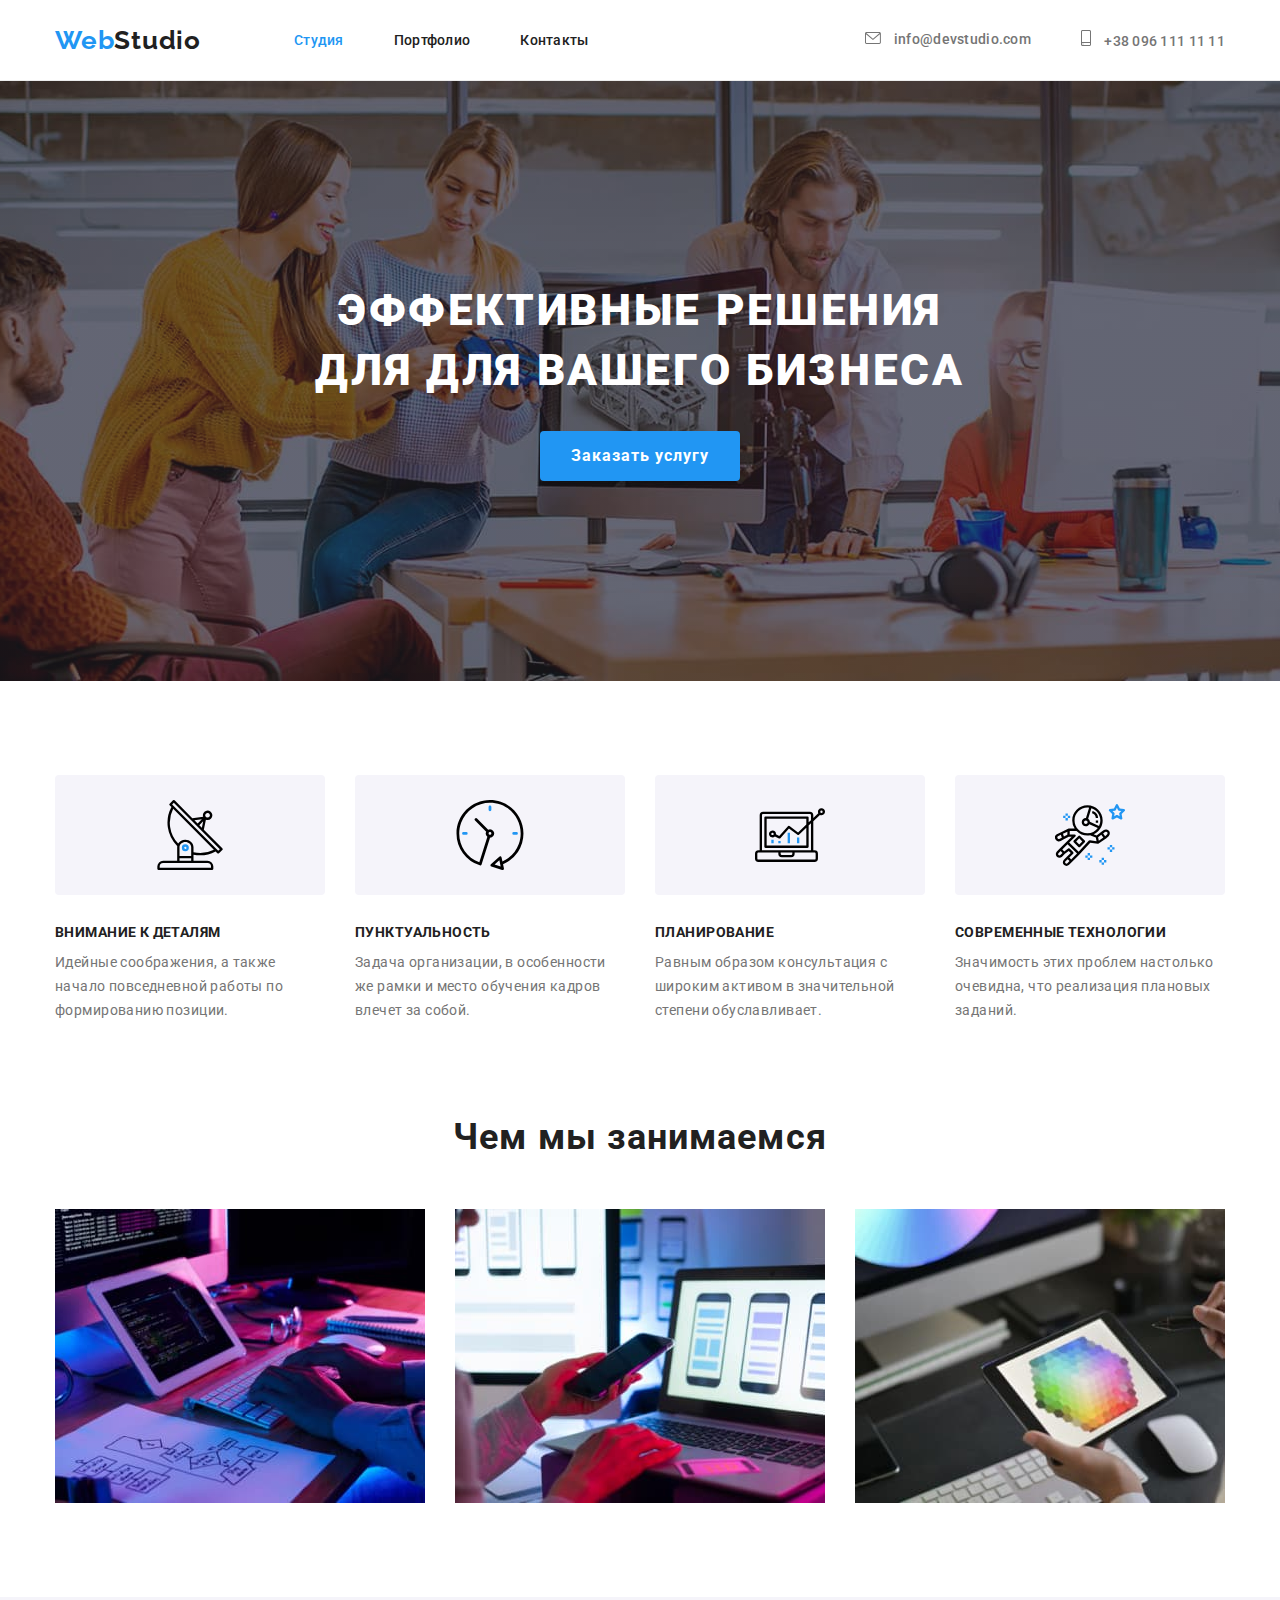
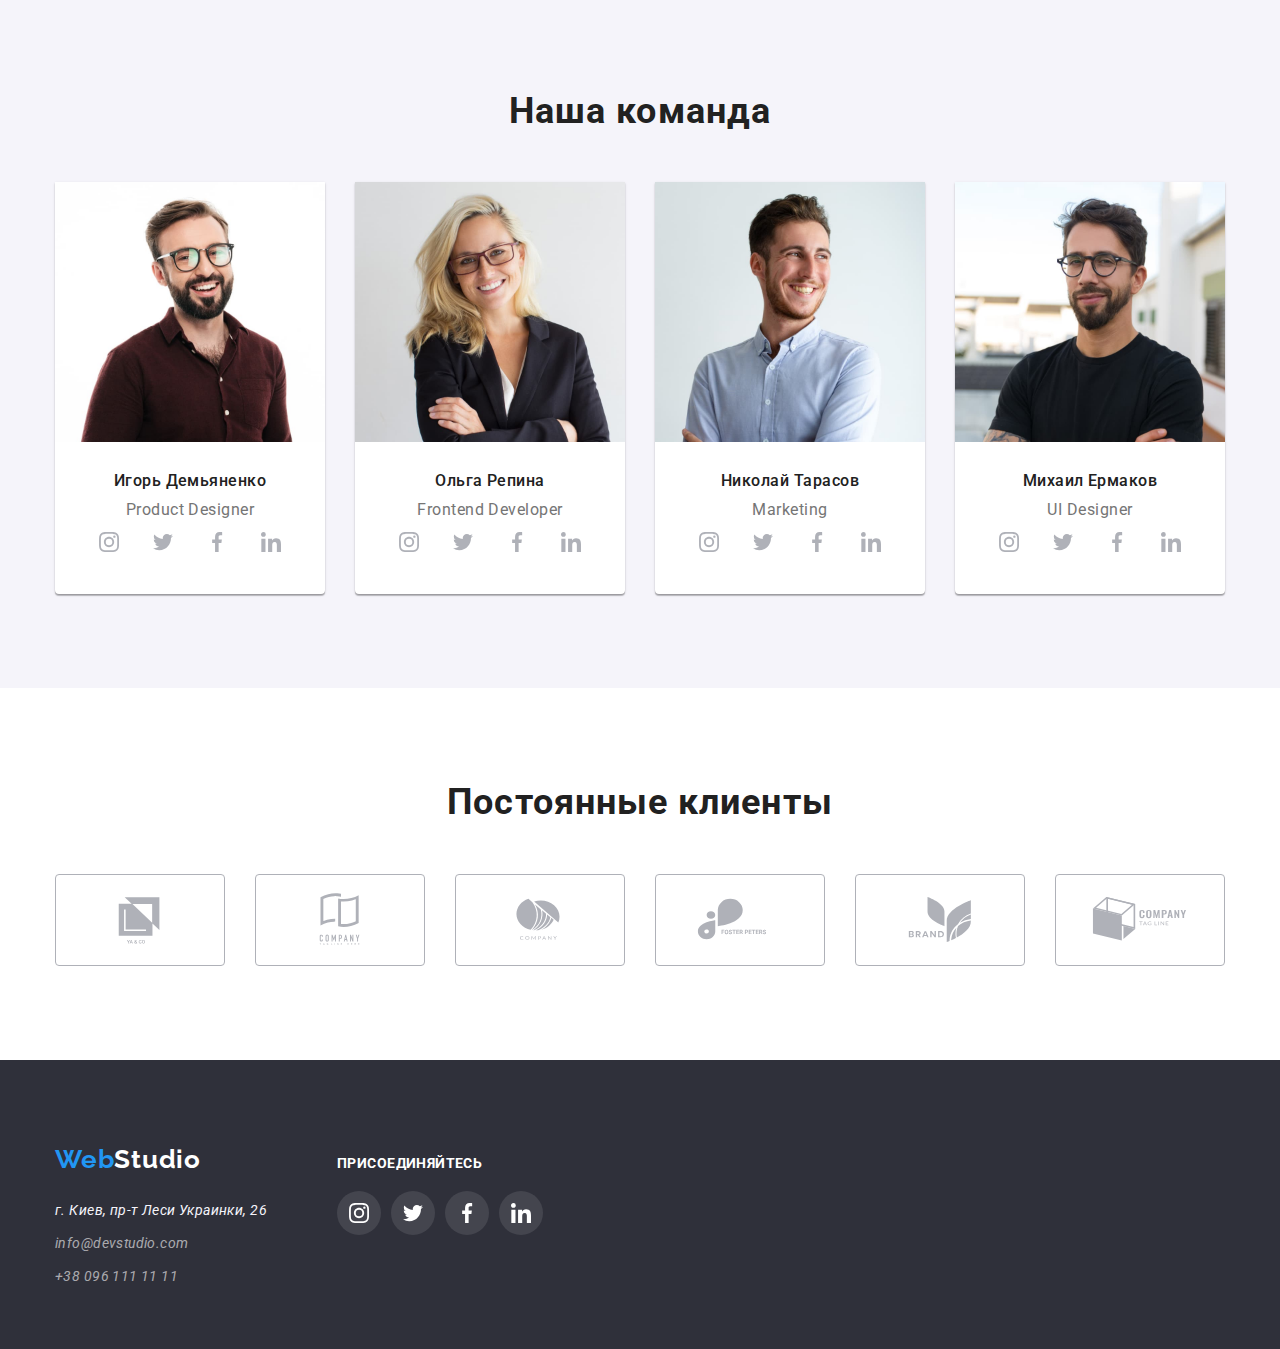
<file: index.html>
<!DOCTYPE html>
<html lang="ru">

<head>
    <meta charset="UTF-8">
    <meta http-equiv="X-UA-Compatible" content="IE=edge">
    <meta name="viewport" content="width=device-width, initial-scale=1.0">
    <title>Студия</title>
    <link href="https://fonts.googleapis.com/css2?family=Raleway:wght@700&family=Roboto:wght@400;500;700;900&display=swap"
        rel="stylesheet" />
        <link rel="stylesheet" href="https://cdnjs.cloudflare.com/ajax/libs/modern-normalize/1.1.0/modern-normalize.min.css">
    <link rel="stylesheet" href="./css/styles.css">
</head>

<body>
        <header class="header">  
        <!-- Навигация -->
        <div class="container nav">
        <nav class="nav">
        <!-- Логотип -->

            <a class="link logo" href="./index.html" lang="en"> Web<span class="logo-styles" >Studio</span> </a>

            <!-- ссылки в шапке сайта  -->
            <ul class="list site-nav">
                <li class="item"> <a class="link nav-link current" href="./index.html">Студия  </a></li>
                <li class="item"> <a class="link nav-link" href="./portfolio.html">Портфолио</a></li>
                <li class="item"> <a class="link nav-link" href="">Контакты</a></li>
            </ul>
        </nav>
        <ul class="list contacts">
            <!-- Почта и телефон -->
            <li class="item" > <a  class="link nav-contacts" href="mailto:info@devstudio.com"> <svg class="envelope"> <use href=./images/icons.svg#envelope></use> </svg> info@devstudio.com</a></li>
            <li class="item"> <a class="link nav-contacts" href="tel:+380961111111"> <svg class="smartphone"> <use href=./images/icons.svg#smartphone ></use> </svg> +38 096 111 11 11</a></li>
        </ul>
        </div>
    </header>

    <!-- Основной контент -->
    <main>
        <section class="section hero">
            <div class="container">
            <h1 class="hero-title">Эффективные решения <br /> для для вашего бизнеса </h1>

            <button class="btn btn-hero" type="button"> Заказать услугу </button>
            </div>
            
        </section>


        <!-- Наши преимущества  -->
        <section class="section">
                    <h2 class="fake-title">Особенности</h2>
            <div class="container">
                <ul class="list features">
                <li class="item">
                    <div class="thumb"> <svg class="antenna" > <use href=./images/icons.svg#antenna></use> </svg></div>
                    <h3 class="title-features">Внимание к деталям</h3>
                    <p class="text">Идейные соображения, а также начало повседневной работы по формированию позиции.</p>
                </li>
                <li class="item ">
                    <div class="thumb"> <svg class="clock"> <use href=./images/icons.svg#clock></use> </svg> </div>
                    <h3 class="title-features">Пунктуальность</h3>
                    <p class="text">Задача организации, в особенности же рамки и место обучения кадров влечет за собой.</p>
                </li>
                <li class="item ">
                    <div class="thumb"> <svg class="diagram"> <use href=./images/icons.svg#diagram></use> </svg> </div>
                    <h3 class="title-features">Планирование</h3>
                    <p class="text">Равным образом консультация с широким активом в значительной степени обуславливает.</p>
                </li>
                <li class="item ">
                    <div class="thumb"> <svg class="astronaut"> <use href=./images/icons.svg#astronaut></use> </svg> </div>
                    <h3 class="title-features">Современные технологии</h3>
                    <p class="text">Значимость этих проблем настолько очевидна, что реализация плановых заданий.</p>
                </li>
            </ul>
            </div>
        </section>

        <!-- Чем мы занимаемся -->
        <section class="section not-padding-top">
            <div class="container">
                <h2 class="title">Чем мы занимаемся</h2>
            <ul class="list foto">
                <li class="item">  <img class="images" src="./images/box-1.jpg" alt="Руки на клавиатуре" width="370"> </li>
                <li class="item">  <img class="images" src="./images/box-2.jpg" alt="Работа за ноутбуком" width="370"> </li>
                <li class="item">  <img class="images" src="./images/box-3.jpg" alt="Цветная палитра на планшете " width="370"> </li>
            </ul>
            </div>
        </section>

        <!-- Наша команда фото -->
        <section class="section team-carts">
            <div class="container">
                <h2 class="title">Наша команда</h2>
            
                <ul class="list carts">
                <li class="item">
                    <div class="cart">
                    <img class="images" src="./images/Foto-1.jpg" alt="Фото Игорь Демьяненко" width="270">
                        <div class="cart-body">
                        <h3 class="title-carts">Игорь Демьяненко</h3>
                        <p class="text-carts" lang="en">Product Designer</p>
                            <ul class="list social" >
                                <li class="social-list" > <a href="" class="social-item"> <svg class="social-icon"> <use href=./images/icons.svg#instagram ></use> </svg></a></li>
                                <li class="social-list" > <a href="" class="social-item"> <svg class="social-icon"> <use href=./images/icons.svg#twitter ></use> </svg></a></li>
                                <li class="social-list" > <a href="" class="social-item"> <svg class="social-icon"> <use href=./images/icons.svg#facebook ></use> </svg></a></li>
                                <li class="social-list" > <a href="" class="social-item"> <svg class="social-icon"> <use href=./images/icons.svg#linkedin ></use> </svg></a></li>
                            </ul>
                        
                        </div>
                    </div>
                </li>
                <li class="item">
                    <div class="cart">
                    <img class="images" src="./images/Foto-2.jpg" alt="Фото Ольга Репина" width="270">
                        <div class="cart-body">
                        <h3 class="title-carts">Ольга Репина</h3>
                        <p class="text-carts" lang="en">Frontend Developer</p>
                            <ul class="list social" >
                                <li class="social-list" > <a href="" class="social-item"> <svg class="social-icon"> <use href=./images/icons.svg#instagram ></use> </svg></a></li>
                                <li class="social-list" > <a href="" class="social-item"> <svg class="social-icon"> <use href=./images/icons.svg#twitter ></use> </svg></a></li>
                                <li class="social-list" > <a href="" class="social-item"> <svg class="social-icon"> <use href=./images/icons.svg#facebook ></use> </svg></a></li>
                                <li class="social-list" > <a href="" class="social-item"> <svg class="social-icon"> <use href=./images/icons.svg#linkedin ></use> </svg></a></li>
                            </ul>
                        </div>
                    </div>
                </li>
                <li class="item">
                    <div class="cart">
                    <img class="images" src="./images/Foto-3.jpg" alt="Фото Николай Тарасов" width="270">
                        <div class="cart-body">
                        <h3 class="title-carts">Николай Тарасов</h3>
                        <p class="text-carts" lang="en">Marketing</p>
                            <ul class="list social" >
                                <li class="social-list" > <a href="" class="social-item"> <svg class="social-icon"> <use href=./images/icons.svg#instagram ></use> </svg></a></li>
                                <li class="social-list" > <a href="" class="social-item"> <svg class="social-icon"> <use href=./images/icons.svg#twitter ></use> </svg></a></li>
                                <li class="social-list" > <a href="" class="social-item"> <svg class="social-icon"> <use href=./images/icons.svg#facebook ></use> </svg></a></li>
                                <li class="social-list" > <a href="" class="social-item"> <svg class="social-icon"> <use href=./images/icons.svg#linkedin ></use> </svg></a></li>
                            </ul>
                        </div>
                    </div>
                </li>
                <li class="item">
                    <div class="cart">
                    <img class="images" src="./images/Foto-4.jpg" alt="Фото Михаил Ермаков" width="270">
                        <div class="cart-body">
                        <h3 class="title-carts">Михаил Ермаков</h3>
                        <p  class="text-carts" lang="en"> UI Designer</p>
                        <ul class="list social" >
                                <li class="social-list" > <a href="" class="social-item"> <svg class="social-icon"> <use href=./images/icons.svg#instagram ></use> </svg></a></li>
                                <li class="social-list" > <a href="" class="social-item"> <svg class="social-icon"> <use href=./images/icons.svg#twitter ></use> </svg></a></li>
                                <li class="social-list" > <a href="" class="social-item"> <svg class="social-icon"> <use href=./images/icons.svg#facebook ></use> </svg></a></li>
                                <li class="social-list" > <a href="" class="social-item"> <svg class="social-icon"> <use href=./images/icons.svg#linkedin ></use> </svg></a></li>
                            </ul>
                    </div>
                    </div>
                </li>
            </ul>
            
            </div>
        </section>

        <!------------------ Постоянные клиенты------------->
        <section class="section">
            <div class="container">
                <h2 class="title">Постоянные клиенты</h2>
                <ul class="list gerular-clients">
                    <li class="list-clients"> <a class="client-item" href=""><svg class="clients"> <use href=./images/icons.svg#logo-1></use> </svg></a> </li>
                    <li class="list-clients"> <a class="client-item" href=""><svg class="clients"> <use href=./images/icons.svg#logo-2></use> </svg></a>  </li>
                    <li class="list-clients"> <a class="client-item" href=""><svg class="clients"> <use href=./images/icons.svg#logo-3></use> </svg></a> </li>
                    <li class="list-clients"> <a class="client-item" href=""><svg class="clients"> <use href=./images/icons.svg#logo-4></use> </svg></a> </li>
                    <li class="list-clients"> <a class="client-item" href=""><svg class="clients"> <use href=./images/icons.svg#logo-5></use> </svg></a> </li>
                    <li class="list-clients"> <a class="client-item" href=""><svg class="clients"> <use href=./images/icons.svg#logo-6></use> </svg></a> </li>
                </ul>

            </div>
        </section>
    </main>

    <!------------------Футер с ссылкой на  контактные данные  ----------->
    <footer class="footer">
            <div class="container ">
                <div class="footer-nav">
                <!-- Логотип -->
                <a class="link logo" href="./index.html" lang="en"> Web<span class="logo-footer-styles">Studio</span> </a>
            
        <!-- Адрес -->
            <address>
            <p class="footer-text">г. Киев, пр-т Леси Украинки, 26</p>
            
            <!-- Почта и телефон -->
            <ul class="list">
                <li class="footer-item"> <a class="link footer-contacts" href="mailto:info@devstudio.com"> info@devstudio.com</a></li>
                <li class="footer-item"> <a class="link footer-contacts" href="tel:+380961111111"> +38 096 111 11 11</a></li>  
            </ul>
            </address>
                </div>

                <div class="footer-social">
                    <p class="text">присоединяйтесь</p>
                    <ul class="list foter-list">
                        <li class="social-list"> <a class="social-item-footer" href=""> <svg class="social-icon"> <use href=./images/icons.svg#instagram ></use> </svg></a></li>
                        <li class="social-list"> <a class="social-item-footer" href=""> <svg class="social-icon"> <use href=./images/icons.svg#twitter ></use> </svg></a></li>
                        <li class="social-list"> <a class="social-item-footer" href=""> <svg class="social-icon"> <use href=./images/icons.svg#facebook ></use> </svg></a></li>
                        <li class="social-list"> <a class="social-item-footer" href=""> <svg class="social-icon"> <use href=./images/icons.svg#linkedin ></use> </svg></a></li>
                    </ul>
                </div> 
            </div>
        </footer>

 
</body>

</html>
</file>
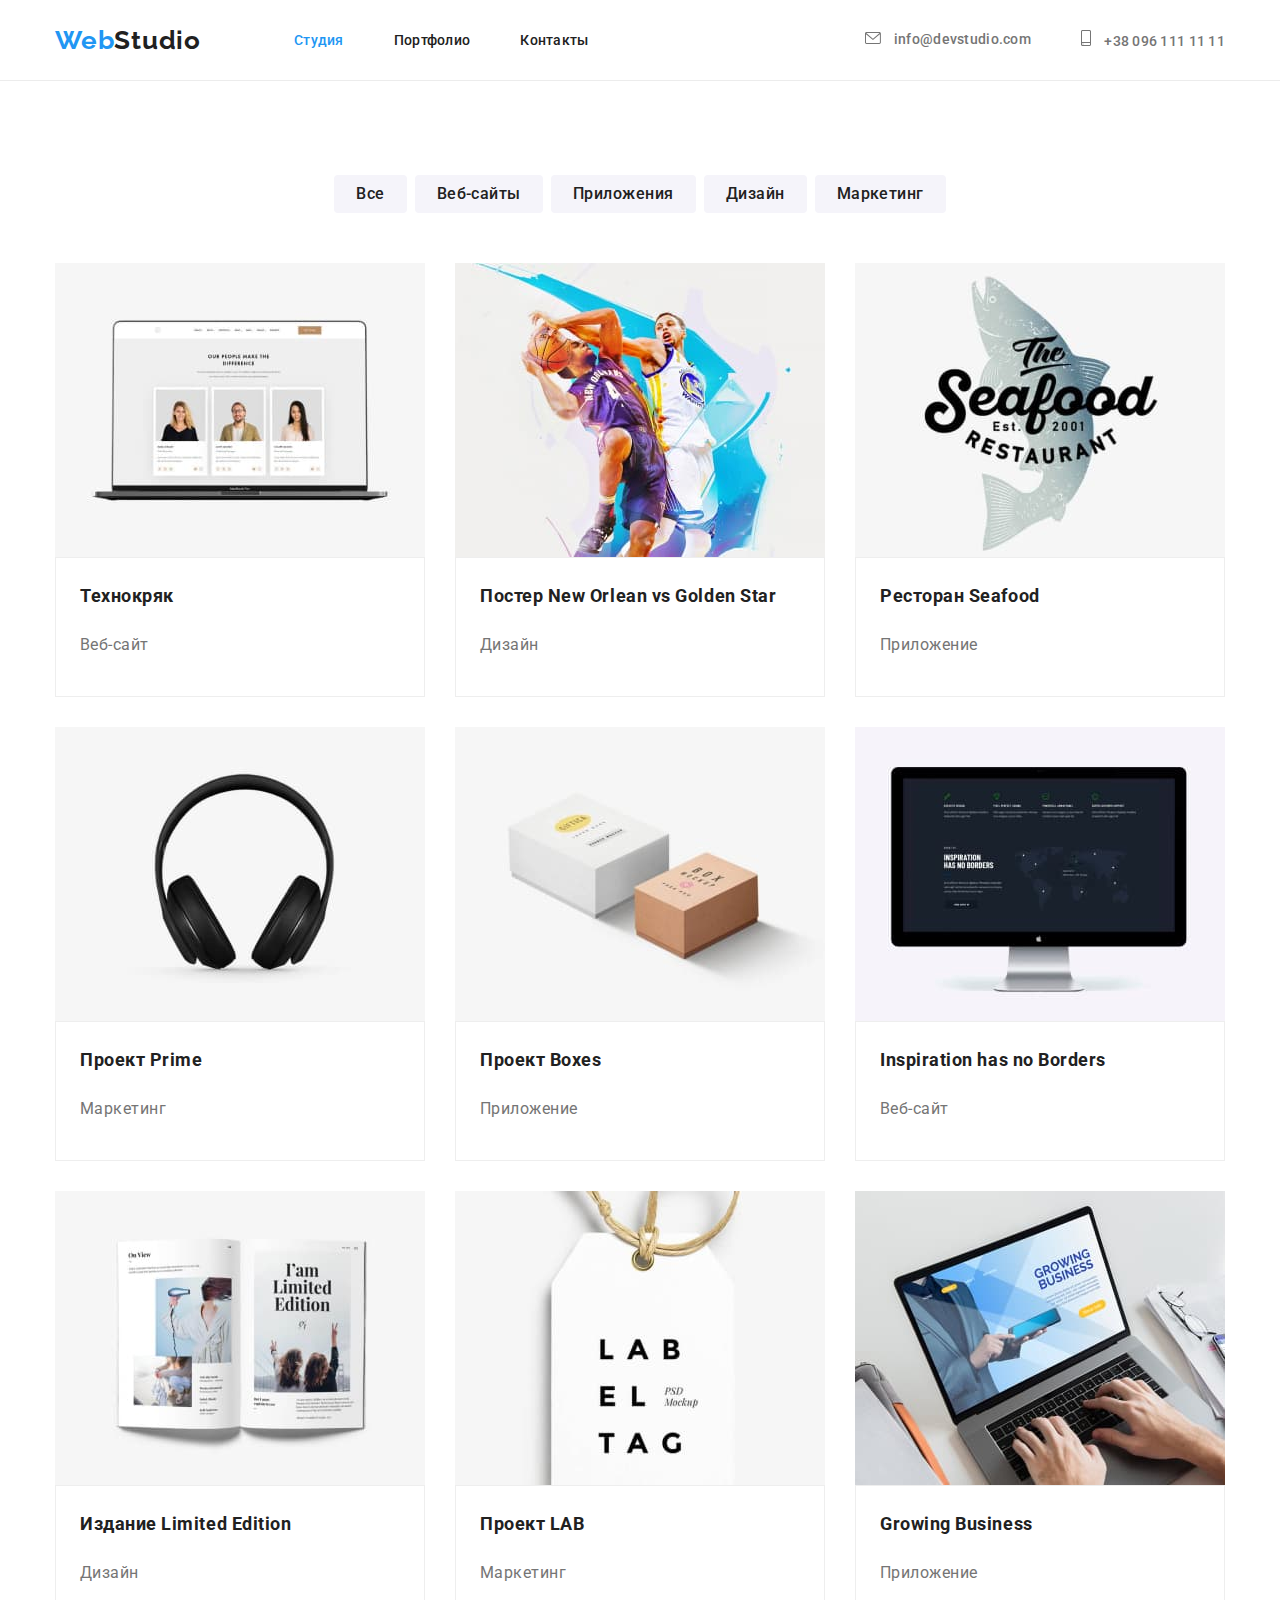
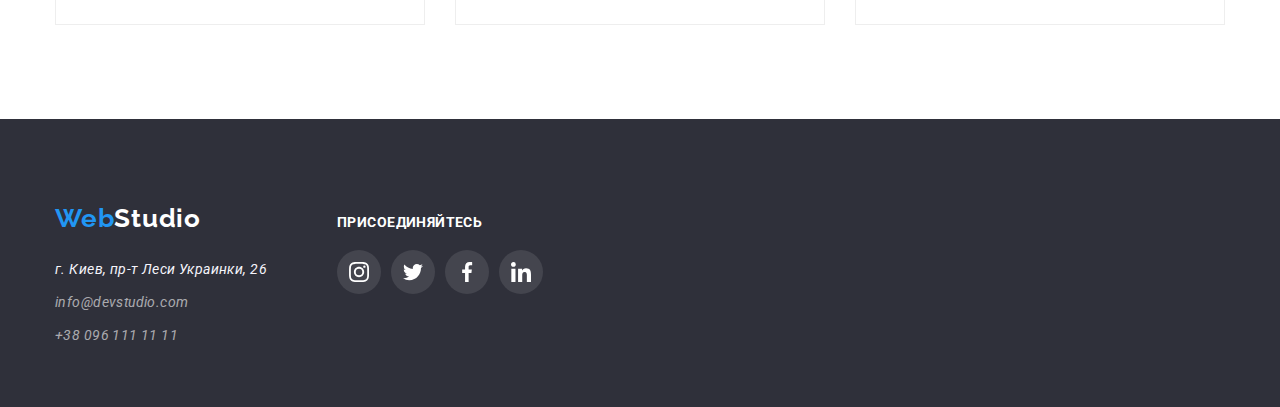
<file: portfolio.html>
<!DOCTYPE html>
<html lang="ru">

<head>
    <meta charset="UTF-8">
    <meta http-equiv="X-UA-Compatible" content="IE=edge">
    <meta name="viewport" content="width=device-width, initial-scale=1.0">
    <title>Портфолио</title>
    <link href="https://fonts.googleapis.com/css2?family=Raleway:wght@700&family=Roboto:wght@400;500;700;900&display=swap"
        rel="stylesheet" />
        <link rel="stylesheet" href="https://cdnjs.cloudflare.com/ajax/libs/modern-normalize/1.1.0/modern-normalize.min.css">
    <link rel="stylesheet" href="./css/styles.css">
</head>
 
<body>
    <!-- Навигация -->
    <header class="header">  
        <!-- Навигация -->
        <div class="container nav">
        <nav class="nav">
        <!-- Логотип -->

            <a class="link logo" href="./index.html" lang="en"> Web<span class="logo-styles" >Studio</span> </a>

            <!-- ссылки в шапке сайта  -->
            <ul class="list site-nav">
                <li class="item"> <a class="link nav-link current" href="./index.html">Студия  </a></li>
                <li class="item"> <a class="link nav-link" href="./portfolio.html">Портфолио</a></li>
                <li class="item"> <a class="link nav-link" href="">Контакты</a></li>
            </ul>
        </nav>
        <ul class="list contacts">
            <!-- Почта и телефон -->
            <li class="item" > <a  class="link nav-contacts" href="mailto:info@devstudio.com"> <svg class="envelope"> <use href=./images/icons.svg#envelope></use> </svg> info@devstudio.com</a></li>
            <li class="item"> <a class="link nav-contacts" href="tel:+380961111111"> <svg class="smartphone"> <use href=./images/icons.svg#smartphone ></use> </svg> +38 096 111 11 11</a></li>
        </ul>
        </div>
    </header>


    <!-- Секция фильтры -->
    <main>
        <h1 class="fake-title">button</h1>
    <section class="section">
        <div class="container">
            <ul class=" list filter">
            <li class="item"><button class="btn" type="button"> Все </button></li>
            <li class="item"><button class="btn" type="button"> Веб-сайты </button></li>
            <li class="item"><button class="btn" type="button"> Приложения </button></li>
            <li class="item"><button class="btn" type="button"> Дизайн</button></li>
            <li class="item"><button class="btn" type="button"> Маркетинг</button></li>
        
        </ul>
    
    <!-- Секция проекты  -->
        <ul class="list works">
            <li class="work-item"> 
                <div class="cart-work">
                    <a href=""> <img class="images" src="./images/portfolio1.jpg" alt="ноутбук с Веб-сайтом" width="370"></a>
                
                    <div class="work-title-text">
                    <h2 class="work-title" >Технокряк</h2>
                    <p class="work-text" >Веб-сайт</p>
                    </div>
                </div>
            </li>

            <li class="work-item"> 
                <div class="cart-work">
                    <a href=""> <img class="images" src="./images/portfolio2.jpg" alt="игра в баскетбол" width="370"></a>
                
                    <div class="work-title-text">
                    <h2 class="work-title" >Постер <span lang="en">New Orlean vs Golden Star</span> </h2>
                    <p class="work-text" >Дизайн</p>
                    </div>
                </div>
            </li>

            <li class="work-item"> 
                <div class="cart-work">
                <a href=""> <img class="images" src="./images/portfolio3.jpg" alt="приложение для ресторана" width="370"></a>
                
                    <div class="work-title-text">
                    <h2 class="work-title" >Ресторан <span lang="en">Seafood</span> </h2>
                    <p class="work-text" >Приложение</p>
                    </div>
                </div>
            </li>

            <li class="work-item"> 
                <div class="cart-work">
                    <a href=""> <img class="images" src="./images/portfolio4.jpg" alt="наушники" width="370"></a>  
                
                    <div class="work-title-text">
                    <h2 class="work-title" >Проект <span lang="en">Prime</span> </h2>
                    <p class="work-text" >Маркетинг</p>
                    </div>
                </div>
            </li>

            <li class="work-item"> 
                <div class="cart-work">
                    <a href=""> <img class="images" src="./images/portfolio5.jpg" alt="приложение для проекта" width="370"></a>
                
                    <div class="work-title-text">
                    <h2 class="work-title" >Проект <span lang="en">Boxes</span> </h2>
                    <p class="work-text" >Приложение</p>
                    </div>
                </div>
            </li>

            <li class="work-item"> 
                <div class="cart-work">
                    <a href=""> <img class="images" src="./images/portfolio6.jpg" alt="монитор с Веб сайтом" width="370"></a>
                
                    <div class="work-title-text">
                    <h2 class="work-title" > <span lang="en">Inspiration has no Borders</span> </h2>
                    <p class="work-text" >Веб-сайт</p>
                    </div>
                </div>
            </li>

            <li class="work-item"> 
                <div class="cart-work">
                    <a href=""> <img class="images" src="./images/portfolio7.jpg" alt="дизайн книги" width="370"></a>
                
                    <div class="work-title-text">
                    <h2 class="work-title" >Издание <span lang="en">Limited Edition</span> </h2>
                    <p class="work-text" >Дизайн</p>
                    </div>
                </div>
            </li>

            <li class="work-item"> 
                <div class="cart-work">
                    <a href=""> <img class="images" src="./images/portfolio8.jpg" alt="маркетинг" width="370"></a>
                
                    <div class="work-title-text">
                    <h2 class="work-title" >Проект <span lang="en">LAB</span> </h2>
                    <p class="work-text" >Маркетинг</p>
                    </div>
                </div>
            </li>
            
            <li class="work-item"> 
                <div class="cart-work">                
                    <a href=""> <img class="images" src="./images/portfolio9.jpg" alt="приложение для ноутбука" width="370"></a>

                    <div class="work-title-text">
                    <h2 class="work-title" > <span lang="en">Growing Business</span> </h2>
                    <p class="work-text" >Приложение</p>
                    </div>
                </div>
            </li>
        </ul>
        </div>
        </section>
    </main>


    <!--Футер с ссылкой на  контактные данные  -->
    <footer class="footer">
            <div class="container ">
                <div class="footer-nav">
                <!-- Логотип -->
                <a class="link logo" href="./index.html" lang="en"> Web<span class="logo-footer-styles">Studio</span> </a>
            
        <!-- Адрес -->
            <address>
            <p class="footer-text">г. Киев, пр-т Леси Украинки, 26</p>
            
            <!-- Почта и телефон -->
            <ul class="list">
                <li class="footer-item"> <a class="link footer-contacts" href="mailto:info@devstudio.com"> info@devstudio.com</a></li>
                <li class="footer-item"> <a class="link footer-contacts" href="tel:+380961111111"> +38 096 111 11 11</a></li>  
            </ul>
            </address>
                </div>

                <div class="footer-social">
                    <p class="text">присоединяйтесь</p>
                    <ul class="list foter-list">
                        <li class="social-list"> <a class="social-item-footer" href=""> <svg class="social-icon"> <use href=./images/icons.svg#instagram ></use> </svg></a></li>
                        <li class="social-list"> <a class="social-item-footer" href=""> <svg class="social-icon"> <use href=./images/icons.svg#twitter ></use> </svg></a></li>
                        <li class="social-list"> <a class="social-item-footer" href=""> <svg class="social-icon"> <use href=./images/icons.svg#facebook ></use> </svg></a></li>
                        <li class="social-list"> <a class="social-item-footer" href=""> <svg class="social-icon"> <use href=./images/icons.svg#linkedin ></use> </svg></a></li>
                    </ul>
                </div> 
            </div>
        </footer>
</body>

</html>
</file>
<file: css/styles.css>
:root {
  --main-title-color: #212121;
  --text-color: #757575;
  --current-white-color: #ffffff;
  --accent-color: #2196f3;
  --footer-link-color: rgba(255, 255, 255, 0.6);
  --footer-backroung-color: #2f303a;
  --portfolio-btn-accent-color: #f5f4fa;
  --hero-btn-accent-color: #188ce8;
  --social-imag-color:#AFB1B8
}


.container{
  width: 1200px;
  padding: 0 15px;
  margin: 0 auto;
} 

.section{
  padding-top: 94px;
  padding-bottom: 94px;
}
.link {
  text-decoration: none;
}
.list {
  margin-top: 0;
  margin-bottom: 0;
  padding: 0;
  list-style: none;
}

.images{
  display: block;
  max-width: 100%;
  height: auto;
  }
body {
  font-family: Roboto, sans-serif;
  color: var(--text-color);
  background-color: var(--current-white-color);
}
/* Логотип  */
.container > .link.logo{
  padding: 0;
  margin: 0 0 20px 0;
}

.logo {
  display: block;
  padding-top: 24px;
  padding-bottom: 24px;

  font-family: Raleway;
  color: var(--accent-color);
  font-weight: 700;
  font-size: 26px;
  line-height: 1.19;
  letter-spacing: 0.03em;
}
.logo-styles {
  color: var(--main-title-color);
}

.logo-footer-styles {
  color: var(--current-white-color);





}

/*****---------------- Навигация в шапке сайта------------------- *****/
.header{
  border-bottom: 1px solid #ECECEC;
}
/* <!-- Навигация --> */
.nav{
  display: flex;
  align-items: center;
  min-height: 80px;
  
}
/* <!-- ссылки в шапке сайта  --> */
.site-nav{
  display: flex;
  margin-left: 93px;
}
.site-nav .item:not(:last-child) {
  margin-right: 50px;
}


.nav-link {
  color: var(--main-title-color);
  font-weight: 500;
  font-size: 14px;
  line-height: 1.14;
  letter-spacing: 0.02em;
}

.nav-link:focus,
.nav-link:hover {
  color: var(--accent-color);
}
.current {
  color: var(--accent-color);
}
/* Почта и телефон */
.contacts{
  display: flex;
  margin-left: auto;
  }
.contacts .item:not(:last-child){
  margin-right: 50px;
}

.nav-contacts {
  color: var(--text-color);
  font-weight: 500;
  font-size: 14px;
  line-height: 1.14;
  letter-spacing: 0.02em;
}

.nav-contacts:hover,
.nav-contacts:focus {
  color: var(--accent-color);
}

/* -------------SVG--------- */
.smartphone {
  width: 10px;
  height: 16px;
  margin-right: 10px;
  fill:currentColor;
}

.envelope{
  width: 16px;
  height: 12px;
  margin-right: 10px;
  fill: currentColor;
}

/***** <!---------------- Основной контент ----------------> *****/
/* Герой */
.hero {
  max-width: 1600px;
  min-height: 600px;
  margin-right: auto;
  margin-left: auto;
  background-image: linear-gradient(to right, rgba(47, 48, 58, 0.4), rgba(47, 48, 58, 0.4)) , url(../images/hero-img.jpg);
  background-position: center;
  background-repeat: no-repeat;

  background-color: var(--footer-backroung-color);
  text-align: center;
  padding-top: 200px;
  padding-bottom: 200px;
}
.hero-title {
  width: 696px;
  height: 120px;
  margin: 0 auto 30px;
  padding: 0;

  color: var(--current-white-color);
  font-weight: 900;
  font-size: 44px;
  line-height: 1.36;
  letter-spacing: 0.06em;
  text-transform: uppercase;
}
/* Кнопки */
.btn {
  cursor: pointer;
  min-height: 38px;
  padding: 6px 22px;

  color: var(--main-title-color);
  background-color: var(--portfolio-btn-accent-color);

  font-family: inherit;
  font-style: inherit;
  font-weight: 500;
  font-size: 16px;
  line-height: 1.62;
  letter-spacing: 0.03em;

  
  border: 0;
  border-radius: 4px;
}

.btn:hover,
.btn:focus {
  color: var(--current-white-color);
  background-color: var(--accent-color);
  box-shadow: 0px 3px 1px rgba(0, 0, 0, 0.1), 0px 1px 2px rgba(0, 0, 0, 0.08),
    0px 2px 2px rgba(0, 0, 0, 0.12);
  border-radius: 4px;
}

.btn-hero {
  
  width: 200px;
  height: 50px;

  color: var(--current-white-color);
  background-color: var(--accent-color);

  font-weight: 700;
  font-size: 16px;
  line-height: 1.87;
  letter-spacing: 0.06em;
  box-shadow: 0px 4px 4px rgba(0, 0, 0, 0.15);
}

.btn-hero:focus,
.btn-hero:hover {
  background-color: var(--hero-btn-accent-color);
}
/****** -----------Наши преимущества --------------- ******/
.features{
  display: flex;
  align-items: center;
  text-align: left;

}

.features .item:not(:last-child){
  margin-right: 30px;
}

.features >.item{
  width: 270px;
}
.fake-title{
  position:absolute;
  width: 1px;
  height: 1px;
  margin: -1px;
  border: 0;
  padding: 0;
  white-space: nowrap;
  clip-path: inset(100%);
  clip: rect(0 0 0 0);
  overflow: hidden;
}

.title-features {
  margin: 0 0 10px 0;

  color: var(--main-title-color);
  font-weight: 700;
  font-size: 14px;
  line-height: 1.14;
  letter-spacing: 0.03em;
  text-transform: uppercase;
}
.text {
  margin: 0;
  padding: 0;

  font-size: 14px;
  line-height: 1.71;
  letter-spacing: 0.03em;
}

/* -SVG-наши-преимущества-*/
.thumb{
  display: flex;
  align-items: center;
  margin-bottom: 30px;
  border-radius: 4px;

  width: 100%;
  min-height: 120px;
  border-radius: 4px;
  background-color:var(--portfolio-btn-accent-color);
}
.antenna, .clock, .diagram, .astronaut{
  display: block;
  width: 70px;
  height: 70px;
  margin-right: auto;
  margin-left: auto;
}

/************************** Чем мы занимаемся ****************************/
.not-padding-top{
  padding-top: 0;
}
.foto{
  display: flex;
  align-items: center;
  text-align: left;
}

.foto .item:not(:last-child){
  margin-right: 30px;
}
.title {
  margin: 0 0 50px 0;
  text-align: center;

  color: #212121;
  font-weight: 700;
  font-size: 36px;
  line-height: 1.16;
  letter-spacing: 0.03em;
}

/***** Наша команда фото *****/
.team-carts{
  background-color:#F5F4FA ;
  
}
.carts{
  display: flex;
  text-align: center;
}

.carts .item:not(:last-child){
  margin-right: 30px;
}

.cart{
  background-color: var(--current-white-color);
  box-shadow: 0px 1px 3px rgba(0, 0, 0, 0.12), 0px 1px 1px rgba(0, 0, 0, 0.14), 0px 2px 1px rgba(0, 0, 0, 0.2);
  border-radius: 0px 0px 4px 4px;
  }
.cart-body{
  padding-top: 30px;
  padding-bottom: 30px;
}

.title-carts {
  margin: 0 0 10px 0;

  color: var(--main-title-color);
  font-weight: 500;
  font-size: 16px;
  line-height: 1.18;
  letter-spacing: 0.03em;
}
.text-carts {
  margin: 0;
  padding: 0;

  font-size: 16px;
  line-height: 1.18;
  letter-spacing: 0.03em;
}
/* --SVG-наша-команда-фото */
.list .social{
  display: flex;
  justify-content: center;
}
.social-list:not(:last-child){
  margin-right: 10px;
}

.social-item{
  display: flex;
  justify-content: center;
  align-items: center;
  
  width: 44px;
  height: 44px;
  border-radius: 50%;
  color:var(--social-imag-color)
}
.social-item:hover, .social-item:focus {
  color: var(--current-white-color);
  background-color: var(--accent-color);

}

.social-icon {
  width: 20px;
  height: 20px;
  fill:currentColor
}

/* --------------Постоянные клиенты-------------  */

.gerular-clients{
  display: flex;
  justify-content: center;
  max-height: 184px;
}

.list-clients:not(:last-child){
  margin-right: 30px;
}

.client-item{
display: flex;
justify-content: center;
align-items: center;

width: 170px;
height: 92px;

color: var(--social-imag-color);
border: 1px solid var(--social-imag-color);
border-radius: 4px;
}

.client-item:hover, .client-item:focus {
  color: var(--accent-color);
  border: 1px solid var(--accent-color)
}
.clients{
  width: 106px;
  height: 60px;
  fill: currentColor;
  
}

/***------------------ Футер с ссылкой на  контактные данные ------------***/
.footer {
  padding: 60px 0;
  background-color: var(--footer-backroung-color);
}

/* Адрес */
.footer-text {
  padding: 0;
  margin: 0 0 9px 0;

  color: var(--portfolio-btn-accent-color);
  font-size: 14px;
  line-height: 1.71;
  letter-spacing: 0.03em;
}

/* Почта и телефон */
.footer-item:not(:last-child){
  margin-bottom: 9px;
}

.footer-contacts {
  color:var(--footer-link-color);
  font-size: 14px;
  line-height: 1.71;
  letter-spacing: 0.03em;
}

.footer-contacts:hover,
.footer-contacts:focus {
  color: var(--accent-color);
}

/* ******** SVG************ */
.footer > .container {
    display: flex;
    align-items: baseline;
}
.footer-nav{
  margin-right: 70px;
}

.footer-social > .text{
margin-bottom: 20px;
font-weight: 700;
font-size: 14px;
line-height: calc(16 / 14);
letter-spacing: 0.03em;
text-transform: uppercase;

color: var(--current-white-color);
}
/* После ПРИСОЕДИНЯЙТЕСЬ */
.foter-list{
  display: flex;
  justify-content: center;
}

.social-list:not(:last-child){
  margin-right: 10px;
}

.social-item-footer{
display: flex;
justify-content: center;
align-items: center;
  
width: 44px;
height: 44px;
border-radius: 50%;
  
color: var(--current-white-color);
background-color: rgba(255, 255, 255, 0.1);;
}

.social-item-footer:hover, .social-item-footer:focus{
  background-color: var(--accent-color);
}

.social-icon {
width: 20px;
height: 20px;
fill: currentColor;
}
/****** -----------------------Портфолио---------------------*****/

/* <!-- Секция фильтры --> */
.filter{
  display: flex;
  justify-content: center;
  margin-bottom: 50px;
}

.filter .item:not(:last-child){
  margin-right: 8px;
}

/* <!-- Секция проекты  --> */
.works{
  display:flex;
  flex-wrap: wrap;
  align-items: center;  
}

.work-item{
margin-right: 30px;
margin-bottom: 30px;  
}

.work-item:nth-child(3n){
  margin-right: 0px;
}

.work-item:nth-last-child(-n+3){
  margin-bottom: 0px;
}

.work-title-text{
  padding: 20px 24px ;
  background: #FFFFFF;
  border: 1px solid #EEEEEE;
  box-sizing: border-box;
}

.work-title {
margin: 0 0 4px 0;

  color: var(--main-title-color);
  font-weight: 700;
  font-size: 18px;
  line-height: 2;
  letter-spacing: 0.03em;
}

.work-text {
  font-size: 16px;
  line-height: 1.87;
  letter-spacing: 0.03em;
}

.cart-work:hover{
  box-shadow: 0px 1px 1px rgba(0, 0, 0, 0.12), 0px 4px 4px rgba(0, 0, 0, 0.06), 1px 4px 6px rgba(0, 0, 0, 0.16);
}
</file>
